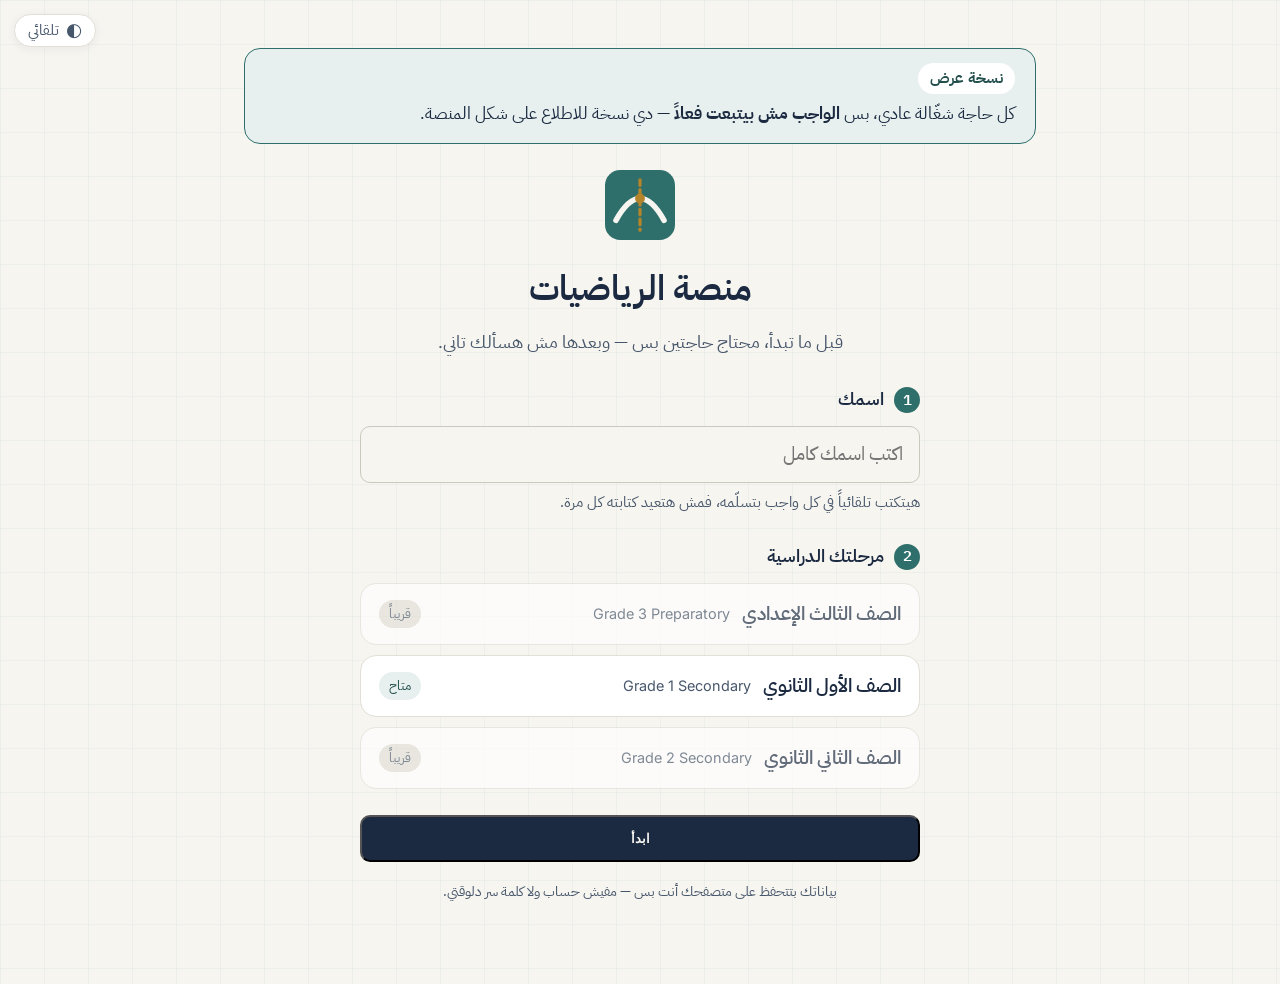
<file: index.html>
<!DOCTYPE html>
<html lang="ar" dir="rtl">
<head>
<meta charset="UTF-8" />
<meta name="viewport" content="width=device-width, initial-scale=1.0" />
<title>صفحتي | Dr. Wessam Gouda — Mathematics</title>
<meta name="description" content="منصة الرياضيات — الصف الأول الثانوي. شرح بالفيديو، تمارين تفاعلية، وواجب مصحّح آلياً." />
<meta name="robots" content="noindex, nofollow" />

<!--
  ==========================================================================
  THE STUDENT'S PAGE
  This file holds no content. assets/home.js draws one of two screens into
  #app: the first-visit «اختر مرحلتك», or the personal page with its five
  blocks. What exists in the course is data/course.js, and what the student
  has done is assets/student.js — neither of them is in this file.
  ==========================================================================
-->

<link rel="icon" href="assets/favicon.svg?v=4.5" type="image/svg+xml" />
<link rel="preconnect" href="https://fonts.googleapis.com" />
<link rel="preconnect" href="https://fonts.gstatic.com" crossorigin />
<link href="https://fonts.googleapis.com/css2?family=Source+Serif+4:opsz,wght@8..60,400;8..60,600;8..60,700&family=Inter:wght@400;500;600;700&family=IBM+Plex+Mono:wght@500;600&family=IBM+Plex+Sans+Arabic:wght@400;500;600&display=swap" rel="stylesheet" />
<!-- Apply the saved colour mode BEFORE the first paint. If this waited for a
     script at the end of the body, the page would flash the wrong colours for
     an instant on every load, which reads as a bug. Four lines, no dependencies. -->
<script>
  (function () {
    try {
      var t = localStorage.getItem('wg:theme');
      if (t === 'light' || t === 'dark') document.documentElement.setAttribute('data-theme', t);
    } catch (e) {}
  })();
</script>

<link rel="stylesheet" href="assets/theme.css?v=4.5" />
</head>

<body class="home-body">

<div class="wrap home" id="app"></div>

<script src="assets/config.js?v=4.5"></script>
<script src="assets/theme-toggle.js?v=4.5"></script>
<script src="data/course.js?v=4.5"></script>
<script src="assets/student.js?v=4.5"></script>
<script src="assets/access.js?v=4.5"></script>
<script src="assets/home.js?v=4.5"></script>

</body>
</html>
</file>
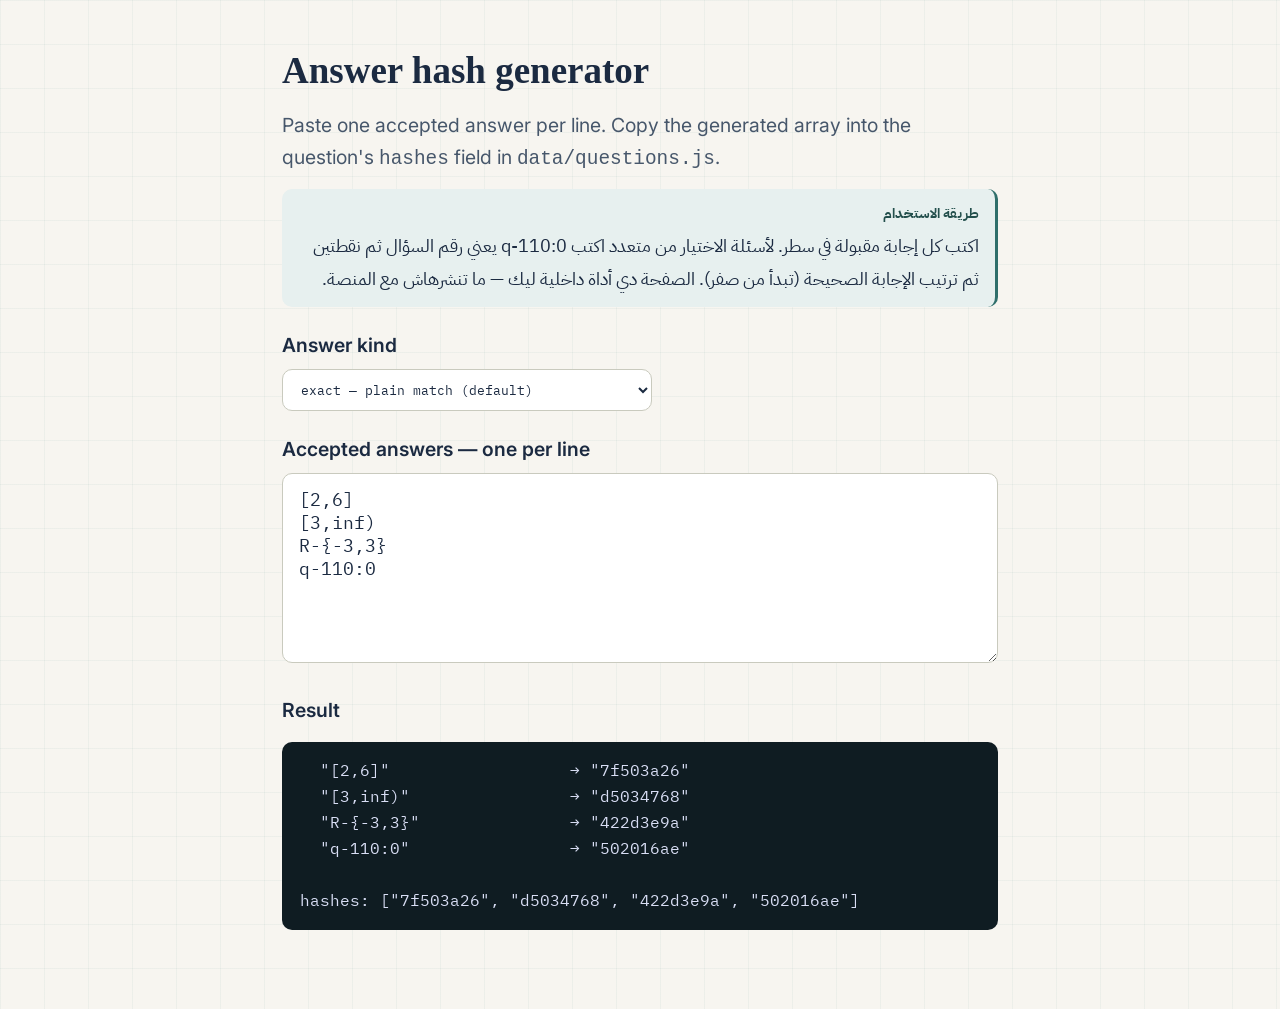
<file: tools/hash.html>
<!DOCTYPE html>
<html lang="en">
<head>
<meta charset="UTF-8" />
<meta name="viewport" content="width=device-width, initial-scale=1.0" />
<title>Answer hash generator</title>
<link href="https://fonts.googleapis.com/css2?family=Inter:wght@400;600;700&family=IBM+Plex+Mono:wght@500&family=IBM+Plex+Sans+Arabic:wght@400;600&display=swap" rel="stylesheet" />
<link rel="stylesheet" href="../assets/theme.css" />
<style>
  .tool { max-width: 760px; margin: 0 auto; padding: 40px 22px 80px; }
  .tool h1 { font-family: var(--f-display); font-size: 2rem; margin-bottom: 8px; }
  .tool textarea {
    width: 100%; min-height: 190px; padding: 14px 16px; font-family: var(--f-mono);
    font-size: .95rem; direction: ltr; border: 1.5px solid var(--line-strong);
    border-radius: var(--radius-s); background: var(--surface); color: var(--ink);
  }
  .tool pre {
    background: #0f1c22; color: #D9DEF5; padding: 16px 18px; border-radius: var(--radius-s);
    overflow-x: auto; font-family: var(--f-mono); font-size: .85rem; direction: ltr; margin-top: 16px;
  }
  .tool label { display:block; font-weight:600; margin: 22px 0 8px; }
</style>
</head>
<body>
<div class="tool">
  <h1>Answer hash generator</h1>
  <p style="color:var(--ink-soft)">Paste one accepted answer per line. Copy the generated array into the
     question's <code>hashes</code> field in <code>data/questions.js</code>.</p>

  <div class="ar-note">
    <span class="ar-label">طريقة الاستخدام</span>
    اكتب كل إجابة مقبولة في سطر. لأسئلة الاختيار من متعدد اكتب <span dir="ltr">q-110:0</span>
    يعني رقم السؤال ثم نقطتين ثم ترتيب الإجابة الصحيحة (تبدأ من صفر).
    الصفحة دي أداة داخلية ليك — ما تنشرهاش مع المنصة.
  </div>

  <label for="kind">Answer kind</label>
  <select id="kind" style="padding:10px 14px;font-family:var(--f-mono);border:1.5px solid var(--line-strong);border-radius:var(--radius-s);background:var(--surface);color:var(--ink)">
    <option value="">exact — plain match (default)</option>
    <option value="set">set — order ignored: R-{3,-3} = R-{-3,3}</option>
    <option value="interval">interval — order kept: [2,6] ≠ [6,2]</option>
  </select>

  <label for="src">Accepted answers — one per line</label>
  <textarea id="src" spellcheck="false">[2,6]
[3,inf)
R-{-3,3}
q-110:0</textarea>

  <label for="out">Result</label>
  <pre id="out"></pre>
</div>

<script src="../assets/engine.js"></script>
<script>
  var src = document.getElementById('src');
  var kindSel = document.getElementById('kind');
  var out = document.getElementById('out');
  function run() {
    var kind = kindSel.value || undefined;
    var lines = src.value.split('\n').map(function (s) { return s.trim(); }).filter(Boolean);
    var rows = lines.map(function (l) {
      return '  ' + JSON.stringify(l).padEnd(24) +
             ' → "' + MathPlatform.hashAnswer(l, kind) + '"';
    });
    var arr = [];
    lines.forEach(function (l) {
      var h = MathPlatform.hashAnswer(l, kind);
      if (arr.indexOf('"' + h + '"') === -1) arr.push('"' + h + '"');
    });
    out.textContent = rows.join('\n') +
      '\n\n' + (kind ? "kind: '" + kind + "',\n" : '') +
      'hashes: [' + arr.join(', ') + ']';
  }
  src.addEventListener('input', run);
  kindSel.addEventListener('change', run);
  run();
</script>
</body>
</html>
</file>
<file: assets/theme.css>
/* ==========================================================================
   Dr. Wessam Gouda — Math Platform
   theme.css  ·  one stylesheet for every lesson and homework page
   Edit this file once; all 60 lessons change together.
   ========================================================================== */

:root {
  /* --- brand palette (unchanged from your prototype) --- */
  --ink:          #1B2A41;
  --ink-soft:     #47576B;
  --paper:        #F7F5F0;
  --surface:      #FFFFFF;
  --line:         #E1DFD6;
  --line-strong:  #C9CABE;
  --teal:         #2F6F6B;
  --teal-dark:    #234F4C;
  --teal-tint:    #E7F0EF;
  --gold:         #B4842A;
  --gold-deep:    #8A6417;
  --gold-tint:    #F6EEDD;
  --rust:         #AA4A32;
  --rust-tint:    #F5E7E2;
  --grid:         rgba(47, 111, 107, 0.05);

  /* Text that sits ON a teal or gold fill. In the light palette those fills
     are dark, so white reads. In the dark palette they become LIGHT, and
     white on light teal measured 2.48:1 — unreadable. This token flips with
     the palette so every accent chip and button stays legible in both. */
  --on-accent:    #FFFFFF;

  --radius-s: 10px;
  --radius-m: 16px;
  --radius-l: 22px;
  --shadow:       0 2px 10px rgba(27, 42, 65, 0.06);
  --shadow-hover: 0 10px 28px rgba(27, 42, 65, 0.10);

  --f-display: 'Source Serif 4', Georgia, serif;
  --f-body:    'Inter', 'Segoe UI', system-ui, sans-serif;
  --f-mono:    'IBM Plex Mono', ui-monospace, monospace;
  --f-ar:      'IBM Plex Sans Arabic', 'Segoe UI', system-ui, sans-serif;
}

@media (prefers-color-scheme: dark) {
  :root:not([data-theme="light"]) {
    --ink:         #E9ECF2;
    --ink-soft:    #A9B4C4;
    --paper:       #101821;
    --surface:     #17212C;
    --line:        #24313E;
    --line-strong: #33434F;
    --teal:        #58B3AB;
    --teal-dark:   #7FCEC6;
    --teal-tint:   #12312F;
    --gold:        #D9A94E;
    --gold-deep:   #E8C177;
    --gold-tint:   #33280F;
    --rust:        #DE8873;
    --rust-tint:   #35201A;
    --grid:        rgba(88, 179, 171, 0.05);
  --on-accent:   #0C1A19;
    --shadow:       0 2px 10px rgba(0, 0, 0, 0.35);
    --shadow-hover: 0 10px 28px rgba(0, 0, 0, 0.45);
  }
}
:root[data-theme="dark"] {
  --ink: #E9ECF2; --ink-soft: #A9B4C4; --paper: #101821; --surface: #17212C;
  --line: #24313E; --line-strong: #33434F;
  --teal: #58B3AB; --teal-dark: #7FCEC6; --teal-tint: #12312F;
  --gold: #D9A94E; --gold-deep: #E8C177; --gold-tint: #33280F;
  --rust: #DE8873; --rust-tint: #35201A; --grid: rgba(88,179,171,0.05);
  --on-accent: #0C1A19;
  --shadow: 0 2px 10px rgba(0,0,0,.35); --shadow-hover: 0 10px 28px rgba(0,0,0,.45);
}

* { margin: 0; padding: 0; box-sizing: border-box; }
html { scroll-behavior: smooth; font-size: 18.5px; }

body {
  font-family: var(--f-body);
  background:
    linear-gradient(90deg,  var(--grid) 1px, transparent 1px) 0 0 / 44px 44px,
    linear-gradient(180deg, var(--grid) 1px, transparent 1px) 0 0 / 44px 44px,
    var(--paper);
  color: var(--ink);
  font-size: 1.05rem;
  line-height: 1.65;
}
.wrap { max-width: 900px; margin: 0 auto; padding: 48px 24px 80px; }

a { color: var(--teal-dark); text-underline-offset: 3px; }
button:focus-visible, input:focus-visible, a:focus-visible, textarea:focus-visible {
  outline: 2px solid var(--teal); outline-offset: 2px;
}

/* ==========================================================================
   ARABIC HELPER LAYER
   Every Arabic string on the platform uses .ar — one consistent visual
   signal to the student: "this is the guidance note, in Arabic".
   ========================================================================== */
.ar {
  direction: rtl;
  unicode-bidi: isolate;
  font-family: var(--f-ar);
  text-align: right;
  line-height: 1.85;
}
.ar-note {
  direction: rtl; unicode-bidi: isolate;
  font-family: var(--f-ar); text-align: right;
  background: var(--teal-tint);
  border-right: 3px solid var(--teal);
  border-radius: var(--radius-s);
  padding: 12px 16px;
  font-size: 0.95rem;
  color: var(--ink);
  line-height: 1.85;
  margin: 14px 0;
}
.ar-note .ar-label {
  display: block;
  font-size: 0.76rem;
  font-weight: 700;
  color: var(--teal-dark);
  margin-bottom: 3px;
  letter-spacing: 0.01em;
}
.ar-note.warn { background: var(--rust-tint); border-right-color: var(--rust); }
.ar-note.warn .ar-label { color: var(--rust); }
.ar-note.tip  { background: var(--gold-tint); border-right-color: var(--gold); }
.ar-note.tip .ar-label { color: var(--gold-deep); }
.ar-inline { direction: rtl; unicode-bidi: isolate; font-family: var(--f-ar); }

/* KaTeX sizing — the real setting (MathJax's options.scale was being ignored) */
.katex { font-size: 1.12em; }
.katex-display { margin: 0.9em 0; overflow-x: auto; overflow-y: hidden; padding: 2px 0; }

/* ==========================================================================
   THE STUDENT'S PAGE  (index.html)  ·  v4.0
   --------------------------------------------------------------------------
   This is the one screen whose first language is Arabic, so it is RTL by
   default and every English title inside it is flipped back with
   `direction: ltr` on its own element. That is the same rule the lesson pages
   follow in the opposite direction.
   The old landing page (a single hard-coded lesson) lived here and is gone —
   index.html has no content of its own any more.
   ========================================================================== */

.wrap.home { max-width: 840px; font-family: var(--f-ar); }

/* ---------- first visit: «اختر مرحلتك» ---------- */

.onb { max-width: 560px; margin: 0 auto; text-align: center; }
.onb-mark { width: 70px; margin: 0 auto 20px; }
.onb-mark svg { width: 100%; height: auto; display: block; }
.onb h1 { font-family: var(--f-ar); font-weight: 600; font-size: 1.9rem; margin-bottom: 10px; }
.onb-lede { color: var(--ink-soft); font-size: .95rem; margin-bottom: 6px; }

.onb-step {
  display: flex; align-items: center; gap: 10px;
  margin: 28px 0 12px; font-weight: 600; font-size: .95rem;
}
.onb-num {
  flex: 0 0 auto; width: 26px; height: 26px; border-radius: 50%;
  background: var(--teal); color: var(--on-accent); font-family: var(--f-mono); font-size: .8rem;
  display: flex; align-items: center; justify-content: center;
}
.onb-field { text-align: right; }
.onb-field input {
  width: 100%; font: inherit; font-family: var(--f-ar);
  padding: 12px 14px; border: 1px solid var(--line-strong); border-radius: var(--radius-s);
  background: var(--surface); color: var(--ink);
}
.onb-field input:focus { outline: 2px solid var(--teal); outline-offset: 1px; border-color: var(--teal); }
.onb-hint { font-size: .8rem; color: var(--ink-soft); margin-top: 7px; }

.onb-years { display: grid; gap: 10px; }
.onb-year {
  display: flex; align-items: center; gap: 12px; text-align: right;
  background: var(--surface); border: 1px solid var(--line); border-radius: var(--radius-m);
  padding: 14px 18px; cursor: pointer; font: inherit; font-family: var(--f-ar); color: var(--ink);
  transition: border-color .18s ease, background .18s ease, box-shadow .18s ease;
}
.onb-year:hover { border-color: var(--teal); }
.onb-year.picked { border-color: var(--teal); background: var(--teal-tint); box-shadow: var(--shadow); }
.onb-year.soon { opacity: .68; }
.oy-label { font-weight: 600; }
.oy-en {
  font-family: var(--f-body); font-size: .78rem; color: var(--ink-soft);
  direction: ltr; margin-inline-start: auto;
}
.oy-chip {
  flex: 0 0 auto; font-size: .71rem; padding: 3px 10px; border-radius: 100px;
  background: var(--line); color: var(--ink-soft);
}
.oy-chip.ready { background: var(--teal-tint); color: var(--teal-dark); }
.onb-go { margin-top: 26px; width: 100%; justify-content: center; }
.onb-foot { margin-top: 18px; font-size: .78rem; color: var(--ink-soft); }

/* ---------- the page header ---------- */

.sp-head {
  display: flex; align-items: center; gap: 15px;
  padding-bottom: 22px; margin-bottom: 24px; border-bottom: 1px solid var(--line);
}
.sp-mark { flex: 0 0 auto; width: 50px; }
.sp-mark svg { width: 100%; height: auto; display: block; }
.sp-who { min-width: 0; }
.sp-head h1 {
  font-family: var(--f-ar); font-weight: 600; font-size: 1.45rem;
  direction: rtl; text-align: right; margin: 0 0 3px;
}
.sp-year { color: var(--ink-soft); font-size: .86rem; }
.linkish {
  background: none; border: 0; padding: 0; font: inherit; font-family: var(--f-ar);
  color: var(--teal); cursor: pointer; text-decoration: underline;
}

/* ---------- the five blocks ---------- */

.sp-card {
  background: var(--surface); border: 1px solid var(--line);
  border-radius: var(--radius-l); padding: 22px 24px; margin-bottom: 18px;
  box-shadow: var(--shadow);
}
.sp-card h2 {
  display: flex; align-items: center; gap: 9px;
  font-family: var(--f-ar); font-size: 1.02rem; font-weight: 600; margin-bottom: 15px;
}
.sp-card h2::before {
  content: ""; flex: 0 0 auto; width: 4px; height: 17px; border-radius: 2px; background: var(--teal);
}
.sp-card.resume { border-color: var(--teal); }
.sp-card.resume h2::before { background: var(--gold); }
.empty { color: var(--ink-soft); font-size: .9rem; }
.empty.ok { color: var(--teal-dark); }
.empty.small { font-size: .8rem; margin-top: 11px; }

/* 1 · كمّل من حيث وقفت */
.rs-eyebrow {
  display: inline-block; font-family: var(--f-mono); font-size: .73rem; direction: ltr;
  color: var(--teal-dark); background: var(--teal-tint); padding: 3px 10px; border-radius: 100px;
}
.rs-main h3 {
  font-family: var(--f-display); font-weight: 600; font-size: 1.3rem;
  direction: ltr; text-align: left; margin: 11px 0 4px;
}
.rs-ar { color: var(--ink-soft); font-size: .89rem; margin-bottom: 15px; }
.rs-bar { height: 7px; background: var(--line); border-radius: 100px; overflow: hidden; }
.rs-bar-fill { height: 100%; background: var(--teal); border-radius: 100px; transition: width .3s ease; }
.rs-pct { display: block; margin-top: 6px; font-size: .77rem; color: var(--ink-soft); }
.sp-card.resume .cta { margin-top: 17px; }

/* 2 · الواجبات المستحقة */
.due-list { list-style: none; display: grid; gap: 10px; }
.due-list li {
  display: flex; align-items: center; justify-content: space-between; gap: 12px;
  padding: 12px 14px; background: var(--paper);
  border: 1px solid var(--line); border-radius: var(--radius-m);
}
.du-body { display: flex; align-items: center; gap: 12px; min-width: 0; }
.du-no {
  flex: 0 0 auto; font-family: var(--f-mono); font-size: .78rem; direction: ltr;
  color: var(--teal-dark); background: var(--teal-tint); padding: 4px 9px; border-radius: 7px;
}
.du-body strong {
  display: block; font-family: var(--f-display); font-size: .99rem;
  direction: ltr; text-align: left;
}
.du-ar { font-size: .81rem; color: var(--ink-soft); }
.mini-cta {
  flex: 0 0 auto; text-decoration: none; font-size: .83rem; font-family: var(--f-ar);
  background: var(--teal); color: var(--on-accent); padding: 7px 15px; border-radius: 100px;
}
.mini-cta:hover { background: var(--teal-dark); color: var(--on-accent); }
.sp-card.due .ar-note { margin-top: 14px; }

/* 3 · خريطة الوحدات */
.unit {
  border: 1px solid var(--line); border-radius: var(--radius-m);
  margin-bottom: 10px; overflow: hidden; background: var(--paper);
}
.unit summary {
  display: flex; align-items: center; gap: 11px; padding: 13px 16px;
  cursor: pointer; list-style: none;
}
.unit summary::-webkit-details-marker { display: none; }
.unit summary:hover { background: var(--teal-tint); }
.un-no { flex: 0 0 auto; font-family: var(--f-mono); font-size: .75rem; color: var(--ink-soft); }
.un-title {
  display: flex; flex-direction: column; min-width: 0;
  font-family: var(--f-display); font-size: 1rem; direction: ltr; text-align: left;
}
.un-ar {
  font-family: var(--f-ar); font-size: .79rem; color: var(--ink-soft);
  direction: rtl; text-align: right;
}
.un-chip {
  margin-inline-start: auto; flex: 0 0 auto; font-size: .7rem;
  padding: 3px 10px; border-radius: 100px; background: var(--line); color: var(--ink-soft);
}
.un-chip.free { background: var(--gold-tint); color: var(--gold-deep); }
.un-count { flex: 0 0 auto; font-family: var(--f-mono); font-size: .73rem; color: var(--ink-soft); }

.unit-lessons { display: grid; }
.ls {
  display: flex; align-items: center; gap: 11px; padding: 11px 16px;
  border-top: 1px solid var(--line); background: var(--surface);
  text-decoration: none; color: var(--ink);
}
a.ls:hover { background: var(--teal-tint); }
.ls.soon, .ls.paid, .ls.locked { opacity: .58; }
.ls-no {
  flex: 0 0 auto; min-width: 36px; font-family: var(--f-mono);
  font-size: .77rem; direction: ltr; color: var(--ink-soft);
}
.ls-body { flex: 1; min-width: 0; display: flex; flex-direction: column; }
.ls-title { font-family: var(--f-display); font-size: .96rem; direction: ltr; text-align: left; }
.ls-ar { font-size: .79rem; color: var(--ink-soft); }
.ls-chip {
  flex: 0 0 auto; font-size: .71rem; padding: 3px 10px; border-radius: 100px;
  background: var(--line); color: var(--ink-soft);
}
.ls-chip.done  { background: var(--teal-tint); color: var(--teal-dark); }
.ls-chip.doing { background: var(--gold-tint); color: var(--gold-deep); font-family: var(--f-mono); }
.ls-chip.open  { background: var(--teal); color: var(--on-accent); }

/* 4 · ملخص الأداء */
.stats { display: grid; grid-template-columns: repeat(auto-fit, minmax(115px, 1fr)); gap: 12px; }
.stat {
  background: var(--paper); border: 1px solid var(--line);
  border-radius: var(--radius-m); padding: 15px 10px; text-align: center;
}
.st-num {
  display: block; font-family: var(--f-display); font-weight: 600; font-size: 1.65rem;
  color: var(--teal-dark); direction: ltr;
}
.st-label { font-size: .77rem; color: var(--ink-soft); }
/* the teacher's own number — dashed, gold, and never rendered for a student */
.stat.dev { border-style: dashed; border-color: var(--gold); }
.stat.dev .st-num { color: var(--gold-deep); }

/* 5 · آخر النشاط */
.act-list { list-style: none; display: grid; }
.act-list li {
  display: flex; align-items: center; gap: 11px; padding: 9px 2px;
  border-bottom: 1px dashed var(--line);
}
.act-list li:last-child { border-bottom: 0; }
.ac-dot {
  flex: 0 0 auto; width: 24px; height: 24px; border-radius: 50%;
  display: flex; align-items: center; justify-content: center; font-size: .71rem;
  background: var(--line); color: var(--ink-soft);
}
.ac-dot.hw   { background: var(--teal); color: var(--on-accent); }
.ac-dot.quiz { background: var(--gold); color: var(--on-accent); }
.ac-dot.open { background: var(--teal-tint); color: var(--teal-dark); }
.ac-text { flex: 1; min-width: 0; font-size: .87rem; }
.ac-text strong { font-family: var(--f-display); direction: ltr; }
.ac-extra { font-family: var(--f-mono); font-size: .75rem; color: var(--ink-soft); direction: ltr; }
.ac-when { flex: 0 0 auto; font-size: .75rem; color: var(--ink-soft); }

/* ---------- «صفحتي» on the lesson and homework pages ---------- */

.home-link {
  position: fixed; top: 14px; inset-inline-start: 14px; z-index: 40;
  font-family: var(--f-ar); font-size: .81rem; text-decoration: none;
  background: var(--surface); border: 1px solid var(--line); color: var(--ink-soft);
  padding: 6px 13px; border-radius: 100px; box-shadow: var(--shadow);
}
.home-link:hover { border-color: var(--teal); color: var(--teal-dark); }

@media (max-width: 560px) {
  .sp-card { padding: 18px 16px; }
  .sp-head h1 { font-size: 1.25rem; }
  .due-list li { flex-direction: column; align-items: stretch; }
  .mini-cta { text-align: center; }
  .un-count { display: none; }
  .ls-chip { font-size: .68rem; }
  .home-link { top: 8px; inset-inline-start: 8px; }
}

/* ---------- demo-mode banner ---------- */
.demo-banner {
  direction: rtl; font-family: var(--f-ar); text-align: right;
  background: var(--teal-tint); border: 1px solid var(--teal);
  border-radius: var(--radius-m); padding: 14px 20px; margin-bottom: 26px;
  font-size: .92rem; line-height: 1.8;
}
.demo-banner .db-title {
  display: inline-block; font-weight: 700; color: var(--teal-dark);
  background: var(--surface); border-radius: 100px;
  padding: 2px 12px; margin-bottom: 5px; font-size: .8rem;
}
.demo-banner p { margin: 0; color: var(--ink); }

/* ---------- storage-blocked warning ---------- */
.storage-warn {
  direction: rtl; font-family: var(--f-ar); text-align: right;
  background: var(--gold-tint); border: 1px solid var(--gold);
  border-radius: var(--radius-m); padding: 16px 20px; margin-bottom: 28px;
  line-height: 1.85; font-size: .93rem; color: var(--ink);
}
.storage-warn .sw-title {
  display: block; font-weight: 700; color: var(--gold-deep); margin-bottom: 4px;
}
.storage-warn p { margin: 4px 0 0; }
.storage-warn .sw-fix { color: var(--ink-soft); font-size: .89rem; }
.storage-warn code {
  direction: ltr; unicode-bidi: isolate; display: inline-block;
  font-family: var(--f-mono); font-size: .84em;
  background: var(--surface); border: 1px solid var(--line);
  border-radius: 4px; padding: 1px 6px;
}

/* ---------- progress bar ---------- */
.progress-track {
  position: fixed; inset: 0 0 auto 0; height: 4px;
  background: rgba(27,42,65,0.08); z-index: 999;
}
.progress-fill { height: 100%; width: 0; background: var(--teal); transition: width .35s ease; }

/* ---------- masthead ---------- */
.masthead {
  display: grid; grid-template-columns: 1.1fr 0.9fr; gap: 32px; align-items: center;
  padding-bottom: 36px; border-bottom: 1px solid var(--line-strong); margin-bottom: 40px;
}
.masthead .eyebrow {
  font-family: var(--f-mono); font-size: .85rem; color: var(--teal-dark);
  background: var(--teal-tint); display: inline-block; padding: 5px 12px;
  border-radius: 100px; margin-bottom: 16px;
}
.masthead h1 {
  font-family: var(--f-display); font-weight: 600; font-size: 2.9rem;
  line-height: 1.12; margin-bottom: 10px; text-wrap: balance;
}
.masthead .lede { color: var(--ink-soft); font-size: 1.12rem; max-width: 46ch; margin-bottom: 6px; }
.masthead .author { font-size: .98rem; color: var(--ink-soft); margin-top: 12px; }
.masthead .author strong { color: var(--teal-dark); font-weight: 600; }
.masthead-art svg { width: 100%; height: auto; display: block; }
@media (max-width: 720px) {
  .masthead { grid-template-columns: 1fr; }
  .masthead-art { order: -1; max-width: 250px; margin: 0 auto; }
  .masthead h1 { font-size: 2.2rem; }
}

/* ---------- lesson goal ---------- */
.goal-box {
  background: var(--surface); border: 1px solid var(--line);
  border-left: 3px solid var(--gold); border-radius: var(--radius-s);
  padding: 18px 22px; margin-bottom: 40px;
}
.goal-box .goal-label {
  font-family: var(--f-mono); font-size: .74rem; text-transform: uppercase;
  letter-spacing: .12em; color: var(--gold-deep); display: block; margin-bottom: 6px;
}
.goal-box p { font-size: 1.05rem; }

/* ---------- video ---------- */
.video-intro { display: flex; align-items: center; gap: 12px; margin-bottom: 12px; }
.video-intro .dot { width: 8px; height: 8px; border-radius: 50%; background: var(--rust); flex: 0 0 auto; }
.video-intro p { font-weight: 600; }

.seg-tabs { display: flex; flex-wrap: wrap; gap: 8px; margin-bottom: 12px; }
.seg-tab {
  font-family: var(--f-body); font-size: .88rem; font-weight: 500;
  background: var(--surface); color: var(--ink-soft);
  border: 1px solid var(--line); border-radius: 100px;
  padding: 7px 16px; cursor: pointer; transition: .18s;
  display: inline-flex; align-items: center; gap: 8px;
}
.seg-tab:hover { border-color: var(--teal); color: var(--teal-dark); }
.seg-tab[aria-selected="true"] { background: var(--teal); color: var(--on-accent); border-color: var(--teal); }
.seg-tab .seg-n { font-family: var(--f-mono); font-size: .78rem; opacity: .8; }
.seg-tab .seg-done { color: var(--gold); font-weight: 700; }
.seg-tab[aria-selected="true"] .seg-done { color: var(--on-accent); }

.video-frame {
  border-radius: var(--radius-m); overflow: hidden; border: 1px solid var(--line-strong);
  box-shadow: var(--shadow); background: #0f1c22; margin-bottom: 14px;
}
.video-frame video { width: 100%; display: block; background: #0f1c22; }
.seg-caption { font-size: .92rem; color: var(--ink-soft); margin-bottom: 44px; }

/* ---------- section heads ---------- */
.section-head { display: flex; align-items: baseline; gap: 14px; margin-bottom: 26px; }
.section-head .num { font-family: var(--f-display); font-size: 1.1rem; color: var(--line-strong); font-weight: 600; }
.section-head h2 { font-family: var(--f-display); font-size: 2.05rem; font-weight: 600; text-wrap: balance; }
@media (max-width: 620px) { .section-head h2 { font-size: 1.65rem; } }

/* ---------- theory ---------- */
.theory-block { margin-bottom: 56px; }
.lesson-sub { margin-bottom: 42px; }
.lesson-sub .sub-kicker {
  font-family: var(--f-mono); font-size: .76rem; color: var(--teal-dark);
  display: block; margin-bottom: 4px;
}
.lesson-sub h3.sub-title { font-family: var(--f-display); font-size: 1.32rem; font-weight: 600; margin-bottom: 6px; }
.lesson-sub p.sub-lede { color: var(--ink-soft); max-width: 68ch; margin-bottom: 16px; }

.figure-row { display: grid; grid-template-columns: repeat(auto-fit, minmax(230px, 1fr)); gap: 18px; margin: 18px 0; }
.fig-card { background: var(--surface); border: 1px solid var(--line); border-radius: var(--radius-s); padding: 16px 16px 14px; }
.fig-card svg { width: 100%; height: auto; display: block; }
.fig-caption { display: flex; align-items: center; justify-content: space-between; gap: 8px; margin-top: 10px; }
.fig-caption .fig-label { font-size: .88rem; color: var(--ink-soft); }
.verdict { font-family: var(--f-mono); font-size: .74rem; font-weight: 600; padding: 3px 10px; border-radius: 100px; white-space: nowrap; }
.verdict.yes { background: var(--teal-tint); color: var(--teal-dark); }
.verdict.no  { background: var(--rust-tint); color: var(--rust); }

.worked {
  background: var(--surface); border: 1px solid var(--line); border-left: 3px solid var(--gold);
  border-radius: var(--radius-s); padding: 22px 24px; margin-top: 18px;
}
.worked .worked-label, .worked .worked-solution-label {
  font-family: var(--f-mono); font-size: .76rem; display: inline-block;
  padding: 3px 11px; border-radius: 100px; margin-bottom: 12px;
}
.worked .worked-label { color: var(--gold-deep); background: var(--gold-tint); }
.worked .worked-solution-label { color: var(--teal-dark); background: var(--teal-tint); margin: 16px 0 10px; }
.worked-grid { display: grid; grid-template-columns: 1.1fr 1fr; gap: 24px; align-items: center; }
.worked-grid.reverse { grid-template-columns: 1fr 1.1fr; }
@media (max-width: 680px) { .worked-grid, .worked-grid.reverse { grid-template-columns: 1fr; } }
.worked figure { margin: 0; }
.worked figcaption { text-align: center; font-size: .86rem; color: var(--ink-soft); margin-top: 8px; }
.worked p + p { margin-top: 8px; }

.result-box {
  margin-top: 14px; background: var(--paper); border: 1px solid var(--line);
  border-radius: var(--radius-s); padding: 14px 18px; font-size: .98rem;
}
.result-box strong { color: var(--teal-dark); }

/* ---------- common mistakes ---------- */
.mistakes {
  background: var(--rust-tint); border: 1px solid var(--rust);
  border-radius: var(--radius-s); padding: 20px 24px; margin: 26px 0 0;
}
.mistakes h4 {
  font-family: var(--f-display); font-size: 1.1rem; color: var(--rust);
  margin-bottom: 4px; display: flex; align-items: center; gap: 10px;
}
.mistakes ol { margin: 12px 20px 0; display: grid; gap: 10px; }
.mistakes li { font-size: .98rem; }
.mistakes .ar-inline { display: block; margin-top: 3px; color: var(--ink-soft); font-size: .92rem; }

/* ---------- quick reference ---------- */
.recap-heading {
  font-family: var(--f-mono); font-size: .86rem; color: var(--ink-soft);
  margin: 44px 0 16px; padding-top: 24px; border-top: 1px dashed var(--line-strong);
}
.theory-grid { display: grid; grid-template-columns: repeat(auto-fit, minmax(240px, 1fr)); gap: 18px; }
.theory-box {
  background: var(--surface); border: 1px solid var(--line); border-left: 3px solid var(--teal);
  border-radius: var(--radius-s); padding: 20px 22px;
}
.theory-box h3 { font-size: 1.02rem; font-weight: 700; color: var(--teal-dark); margin-bottom: 10px; }
.theory-box p, .theory-box li { font-size: .96rem; color: var(--ink-soft); }
.theory-box ul { list-style: none; }
.theory-box li { position: relative; padding-left: 16px; margin-bottom: 8px; }
.theory-box li::before { content: "–"; position: absolute; left: 0; color: var(--gold); font-weight: 700; }
.theory-box .tag {
  display: inline-block; font-family: var(--f-mono); font-size: .76rem;
  background: var(--gold-tint); color: var(--gold-deep);
  padding: 3px 10px; border-radius: 100px; margin: 0 6px 4px 0;
}

/* ---------- exercises ---------- */
.examples-block { margin-bottom: 56px; }
.ex-card {
  background: var(--surface); border: 1px solid var(--line); border-radius: var(--radius-m);
  padding: 24px 26px; margin-bottom: 20px; display: flex; gap: 20px;
  transition: box-shadow .25s ease, border-color .25s ease;
}
.ex-card:hover { box-shadow: var(--shadow-hover); border-color: var(--teal); }
.ex-card.solved { border-color: var(--teal); }
.ex-num {
  flex: 0 0 auto; width: 38px; height: 38px; border-radius: 50%;
  background: var(--teal); color: var(--on-accent); font-family: var(--f-display); font-weight: 600;
  display: flex; align-items: center; justify-content: center;
}
.ex-body { flex: 1; min-width: 0; }
.ex-title { font-weight: 600; font-size: .85rem; color: var(--ink-soft); margin-bottom: 6px; }
.ex-question { font-size: 1.06rem; margin-bottom: 14px; }
.ex-question ol { margin: 12px 0 8px 20px; }
.ex-question ol li { margin-bottom: 6px; }
.type-chip {
  font-family: var(--f-mono); font-size: .68rem; letter-spacing: .08em; text-transform: uppercase;
  background: var(--paper); border: 1px solid var(--line); color: var(--ink-soft);
  padding: 2px 8px; border-radius: 100px; margin-left: 8px; white-space: nowrap;
}

.options-row { display: flex; flex-wrap: wrap; gap: 10px; margin-bottom: 14px; }
.options-row label {
  display: flex; align-items: center; gap: 8px; font-weight: 500; font-size: .96rem;
  color: var(--ink-soft); background: var(--paper); border: 1px solid var(--line);
  border-radius: 100px; padding: 7px 16px 7px 12px; cursor: pointer; transition: .15s;
}
.options-row label:has(input:checked) { border-color: var(--teal); background: var(--teal-tint); color: var(--teal-dark); }
.options-row input[type="radio"] { accent-color: var(--teal); width: 16px; height: 16px; }

.answer-row { display: flex; flex-wrap: wrap; align-items: center; gap: 10px; margin-bottom: 14px; }
.answer-input {
  font-family: var(--f-mono); font-size: 1rem; direction: ltr;
  background: var(--paper); color: var(--ink);
  border: 1.5px solid var(--line-strong); border-radius: var(--radius-s);
  padding: 10px 14px; min-width: 190px; flex: 1 1 190px; max-width: 320px;
}
.answer-input:focus { background: var(--surface); border-color: var(--teal); }
.answer-input.ok  { border-color: var(--teal); background: var(--teal-tint); }
.answer-input.bad { border-color: var(--rust); background: var(--rust-tint); }
.input-hint { font-family: var(--f-mono); font-size: .78rem; color: var(--ink-soft); }

.steps-list { display: grid; gap: 14px; margin-bottom: 14px; }
.step-item {
  background: var(--paper); border: 1px solid var(--line);
  border-radius: var(--radius-s); padding: 14px 16px;
}
.step-item .step-q { font-size: .98rem; margin-bottom: 10px; display: flex; gap: 10px; }
.step-item .step-n {
  font-family: var(--f-mono); font-size: .8rem; color: var(--teal-dark);
  background: var(--teal-tint); border-radius: 100px; padding: 1px 9px; height: fit-content; flex: 0 0 auto;
}
.step-item.locked { opacity: .45; pointer-events: none; }
.step-item.done { border-color: var(--teal); background: var(--teal-tint); }

.ex-actions { display: flex; align-items: center; gap: 12px; flex-wrap: wrap; }
.btn {
  font-family: inherit; font-weight: 600; font-size: .92rem; border: none;
  border-radius: var(--radius-s); padding: 10px 20px; cursor: pointer; transition: .2s;
  display: inline-flex; align-items: center; gap: 8px;
}
.btn-check { background: var(--teal); color: var(--on-accent); }
.btn-check:hover { background: var(--teal-dark); }
.btn-video { background: var(--surface); color: var(--gold-deep); border: 1px solid var(--gold); }
.btn-video:hover { background: var(--gold-tint); }
.btn-video.highlight { animation: nudge .4s ease 2; }
.btn-ghost { background: transparent; color: var(--ink-soft); border: 1px solid var(--line); }
.btn-ghost:hover { border-color: var(--teal); color: var(--teal-dark); }
@keyframes nudge { 0%,100% { transform: translateX(0); } 50% { transform: translateX(3px); } }
@media (prefers-reduced-motion: reduce) { .btn-video.highlight { animation: none; } * { transition: none !important; } }

.feedback { font-size: .9rem; font-weight: 600; padding: 6px 14px; border-radius: 100px; }
.feedback.correct { background: var(--teal-tint); color: var(--teal-dark); }
.feedback.wrong   { background: var(--rust-tint); color: var(--rust); }

.explain {
  margin-top: 14px; border-top: 1px dashed var(--line-strong); padding-top: 12px;
  font-size: .96rem; color: var(--ink-soft);
}
.explain .explain-label {
  font-family: var(--f-mono); font-size: .72rem; text-transform: uppercase; letter-spacing: .1em;
  color: var(--teal-dark); display: block; margin-bottom: 5px;
}

/* ---------- quiz ---------- */
.quiz-block { margin-bottom: 40px; }
.quiz-panel { background: var(--surface); border: 1px solid var(--line); border-radius: var(--radius-l); padding: 32px; }
@media (max-width: 620px) { .quiz-panel { padding: 22px 18px; } }
.quiz-top {
  display: flex; justify-content: space-between; align-items: center; flex-wrap: wrap; gap: 16px;
  padding-bottom: 18px; margin-bottom: 22px; border-bottom: 1px solid var(--line);
}
.quiz-top h3 { font-family: var(--f-display); font-size: 1.4rem; font-weight: 600; }
.score-chip {
  display: flex; align-items: baseline; gap: 10px; background: var(--paper);
  border: 1px solid var(--line); padding: 10px 20px; border-radius: var(--radius-s);
}
.score-chip .score-num {
  font-family: var(--f-display); font-size: 1.5rem; font-weight: 700; color: var(--teal-dark);
  font-variant-numeric: tabular-nums;
}
.score-chip .score-msg { font-size: .88rem; color: var(--ink-soft); }

.qz { padding: 18px 0; border-bottom: 1px dashed var(--line); }
.qz:last-of-type { border-bottom: none; }
.qz-row { display: flex; justify-content: space-between; align-items: flex-start; gap: 16px; margin-bottom: 12px; }
@media (max-width: 620px) { .qz-row { flex-direction: column; } }
.qz-text { font-size: 1.02rem; display: flex; gap: 10px; }
.qz-status { font-weight: 700; width: 20px; flex: 0 0 auto; }
.qz-status.correct { color: var(--teal); }
.qz-status.wrong { color: var(--rust); }
.qz-video-btn { font-size: .82rem; padding: 6px 14px; white-space: nowrap; }
.qz-options { display: flex; flex-wrap: wrap; gap: 10px; margin-left: 30px; }
.qz-options label {
  display: flex; align-items: center; gap: 7px; font-size: .94rem; color: var(--ink-soft);
  background: var(--paper); border: 1px solid var(--line); border-radius: 100px;
  padding: 6px 14px 6px 10px; cursor: pointer;
}
.qz-options label:has(input:checked) { border-color: var(--gold); background: var(--gold-tint); color: var(--gold-deep); }
.qz-options input { accent-color: var(--gold); }

.submit-quiz, .submit-btn {
  width: 100%; background: var(--teal); color: var(--on-accent); font-family: inherit;
  font-weight: 700; font-size: 1.05rem; border: none; border-radius: var(--radius-s);
  padding: 16px; cursor: pointer; margin-top: 22px; transition: .2s;
}
.submit-quiz:hover, .submit-btn:hover { background: var(--teal-dark); }
.submit-btn:disabled { opacity: .55; cursor: not-allowed; }
.quiz-feedback { text-align: center; margin-top: 14px; font-weight: 600; color: var(--ink-soft); }
.score-final {
  margin-top: 18px; text-align: center; padding: 20px;
  border-radius: var(--radius-m); background: var(--teal-tint); border: 1px solid var(--teal);
}
.score-final .score-num { font-family: var(--f-display); font-size: 2rem; font-weight: 700; color: var(--teal-dark); }
.score-final .score-msg { display: block; margin-top: 6px; font-weight: 500; }
[hidden] { display: none !important; }

/* ---------- next step ---------- */
.next-step {
  margin-top: 30px; background: var(--surface); border: 1px solid var(--line);
  border-radius: var(--radius-m); padding: 24px 26px;
  display: flex; flex-wrap: wrap; align-items: center; justify-content: space-between; gap: 18px;
}
.unit-progress { flex: 1 1 240px; min-width: 0; }
.unit-progress .up-label {
  font-family: var(--f-mono); font-size: .76rem; color: var(--ink-soft);
  display: flex; justify-content: space-between; gap: 12px; margin-bottom: 7px;
}
.unit-progress .up-track { height: 8px; background: var(--line); border-radius: 100px; overflow: hidden; }
.unit-progress .up-fill { height: 100%; background: var(--teal); width: 0; transition: width .4s ease; }
.next-actions { display: flex; flex-wrap: wrap; align-items: center; gap: 12px; flex: 1 1 300px; }
.cta {
  display: inline-flex; align-items: center; gap: 10px; background: var(--ink); color: var(--paper);
  text-decoration: none; font-weight: 600; padding: 14px 30px; border-radius: var(--radius-s); transition: .2s;
}
.cta:hover { background: var(--teal-dark); color: var(--on-accent); }
.cta.secondary { background: transparent; color: var(--ink-soft); border: 1px solid var(--line-strong); }
.cta.secondary:hover { background: var(--teal-tint); color: var(--teal-dark); border-color: var(--teal); }

/* Locked, not hidden: a hidden link reads as a broken page,
   a locked one reads as a rule the student understands. */
.cta.locked {
  background: transparent; color: var(--ink-soft); border: 1px dashed var(--line-strong);
  cursor: not-allowed; opacity: .7;
}
.cta.locked:hover { background: transparent; color: var(--ink-soft); border-color: var(--line-strong); }
.cta.locked::before { content: "🔒"; font-size: .95em; }

.gate-note {
  flex: 1 1 100%; font-family: var(--f-ar); direction: rtl; text-align: right;
  font-size: .92rem; color: var(--rust); background: var(--rust-tint);
  border-right: 3px solid var(--rust); border-radius: var(--radius-s);
  padding: 10px 14px; line-height: 1.8;
}
.gate-note.open { color: var(--teal-dark); background: var(--teal-tint); border-right-color: var(--teal); }

footer {
  text-align: center; margin-top: 52px; padding: 24px; font-size: .9rem;
  color: var(--ink-soft); border-top: 1px solid var(--line);
}
footer strong { color: var(--teal-dark); }
.build-stamp {
  display: block; margin-top: 8px; direction: ltr;
  font-family: var(--f-mono); font-size: .72rem; letter-spacing: .04em;
  color: var(--ink-soft); opacity: .6;
}

/* ---------- modal ---------- */
.modal {
  display: none; position: fixed; inset: 0; background: rgba(15,24,33,.75);
  z-index: 2000; align-items: center; justify-content: center; padding: 20px;
}
.modal.open { display: flex; }
.modal-box {
  background: #0f1c22; border-radius: var(--radius-m); width: 100%; max-width: 920px;
  overflow: hidden; position: relative; border: 1px solid rgba(255,255,255,.1);
}
.modal-video-wrap { position: relative; padding-bottom: 56.25%; height: 0; }
.modal-video-wrap video { position: absolute; inset: 0; width: 100%; height: 100%; }
.modal-close {
  position: absolute; top: 10px; right: 10px; width: 36px; height: 36px;
  background: rgba(255,255,255,.14); color: #fff; border: none; border-radius: 50%;
  display: flex; align-items: center; justify-content: center; cursor: pointer; font-size: 20px; z-index: 5;
}
.modal-close:hover { background: rgba(255,255,255,.26); }

/* ==========================================================================
   HOMEWORK PAGE
   ========================================================================== */
.hw-panel { background: var(--surface); border: 1px solid var(--line); border-radius: var(--radius-l); padding: 34px 36px; box-shadow: var(--shadow); }
@media (max-width: 640px) { .hw-panel { padding: 22px 16px; } }
.student-row { display: grid; grid-template-columns: 1.3fr 1fr; gap: 20px; margin-bottom: 8px; }
@media (max-width: 640px) { .student-row { grid-template-columns: 1fr; } }
.field { margin-bottom: 6px; }
.field label { display: block; font-weight: 600; font-size: .94rem; margin-bottom: 6px; }
.field label .optional { color: var(--ink-soft); font-weight: 400; font-size: .85rem; }
.field label .req { color: var(--rust); }
.field input {
  width: 100%; padding: 12px 16px; font-size: 1rem; font-family: inherit;
  border: 1.5px solid var(--line-strong); border-radius: var(--radius-s);
  background: var(--paper); color: var(--ink); transition: .2s;
}
.field input:focus { background: var(--surface); border-color: var(--teal); }

.section-divider { display: flex; align-items: center; gap: 14px; margin: 34px 0 24px; }
.section-divider span {
  font-family: var(--f-display); font-weight: 600; font-size: 1.15rem; color: var(--teal-dark);
  background: var(--teal-tint); padding: 3px 16px; border-radius: 100px; white-space: nowrap;
}
.section-divider hr { flex: 1; border: none; border-top: 1.5px solid var(--line); }

.hw-q {
  background: var(--paper); border-radius: var(--radius-m); padding: 20px 24px;
  margin-bottom: 20px; border-left: 4px solid var(--gold);
}
.hw-q .q-text { font-weight: 600; font-size: 1.03rem; margin-bottom: 12px; display: flex; gap: 12px; align-items: baseline; flex-wrap: wrap; }
.qnum-badge {
  display: inline-flex; align-items: center; justify-content: center; width: 26px; height: 26px;
  border-radius: 50%; background: var(--teal); color: var(--on-accent); font-family: var(--f-display);
  font-weight: 700; font-size: .85rem; flex: 0 0 auto;
}
.hw-q .figure-svg {
  margin: 10px 0 14px; background: var(--surface); border-radius: var(--radius-s);
  border: 1px solid var(--line); padding: 12px; display: inline-block; max-width: 100%;
}
.hw-q .figure-svg svg { display: block; width: 100%; max-width: 300px; height: auto; }
.hw-q .options-row label { background: var(--surface); }
.hw-q textarea {
  width: 100%; padding: 14px 16px; font-size: 1rem; font-family: inherit;
  border: 1.5px solid var(--line-strong); border-radius: var(--radius-s);
  background: var(--surface); color: var(--ink); resize: vertical; min-height: 90px;
}
.hw-q textarea:focus { border-color: var(--teal); }
.manual-chip {
  font-family: var(--f-mono); font-size: .68rem; letter-spacing: .08em; text-transform: uppercase;
  background: var(--rust-tint); color: var(--rust); padding: 2px 8px; border-radius: 100px;
}

/* --- inline field errors, in Arabic, next to the field itself ------------ */
.field-err {
  direction: rtl; font-family: var(--f-ar); text-align: right;
  font-size: .88rem; color: var(--rust); margin-top: 8px; line-height: 1.7;
}
.field-err::before { content: "◂ "; }
.hw-q.invalid, .step-item.invalid { border-color: var(--rust); box-shadow: inset 3px 0 0 var(--rust); }
.hw-q.invalid { border-left-color: var(--rust); }
.field.invalid input { border-color: var(--rust); background: var(--rust-tint); }
.step-item.invalid { background: var(--rust-tint); }

@keyframes flashbox { 0%,100% { box-shadow: none; } 40% { box-shadow: 0 0 0 4px var(--gold-tint); } }
.flash { animation: flashbox 1.4s ease; }
@keyframes shakeb { 0%,100% { transform: translateX(0); } 25% { transform: translateX(-5px); } 75% { transform: translateX(5px); } }
.shake { animation: shakeb .4s ease; }

/* --- live completion panel ----------------------------------------------- */
.completion {
  margin-top: 30px; border: 1px solid var(--line-strong);
  border-radius: var(--radius-m); background: var(--paper); padding: 18px 20px;
}
.completion.ready { border-color: var(--teal); background: var(--teal-tint); }
.comp-head { display: flex; align-items: center; gap: 16px; flex-wrap: wrap; }
.comp-count {
  direction: rtl; font-family: var(--f-ar); font-size: .95rem; color: var(--ink);
  white-space: nowrap;
}
.comp-count b { font-family: var(--f-mono); font-size: 1.08rem; color: var(--teal-dark); }
.comp-track { flex: 1 1 160px; height: 8px; background: var(--line); border-radius: 100px; overflow: hidden; }
.comp-fill { height: 100%; width: 0; background: var(--gold); transition: width .3s ease; }
.completion.ready .comp-fill { background: var(--teal); }

.comp-body { margin-top: 12px; }
.comp-hint, .comp-ok, .comp-title {
  direction: rtl; font-family: var(--f-ar); text-align: right; font-size: .9rem;
}
.comp-hint { color: var(--ink-soft); }
.comp-ok { color: var(--teal-dark); font-weight: 600; }
.comp-title { color: var(--rust); font-weight: 600; margin-bottom: 8px; }
.comp-missing { list-style: none; display: grid; gap: 7px; margin: 0; padding: 0; }
.comp-missing li {
  direction: rtl; display: flex; align-items: baseline; gap: 10px; flex-wrap: wrap;
  font-family: var(--f-ar); font-size: .88rem;
}
.comp-jump {
  font-family: var(--f-ar); font-size: .86rem; font-weight: 600;
  background: var(--surface); color: var(--rust);
  border: 1px solid var(--rust); border-radius: 100px;
  padding: 3px 12px; cursor: pointer; white-space: nowrap; transition: .15s;
}
.comp-jump:hover { background: var(--rust); color: var(--on-accent); }
.comp-why { color: var(--ink-soft); }

.ok-actions { display: flex; flex-wrap: wrap; gap: 12px; margin-top: 16px; }

/* --- author-only test bar: append ?dev=1 to the URL ---------------------- */
.devbar {
  position: fixed; inset-block-end: 14px; inset-inline-start: 14px; z-index: 3000;
  display: flex; align-items: center; gap: 10px;
  background: var(--ink); color: var(--paper); padding: 8px 12px;
  border-radius: 100px; box-shadow: var(--shadow-hover); font-size: .82rem;
}
.devbar span { font-family: var(--f-mono); letter-spacing: .1em; opacity: .7; }
.devbar button {
  font-family: var(--f-ar); font-size: .82rem; cursor: pointer;
  background: var(--gold); color: #1B2A41; border: none;
  border-radius: 100px; padding: 5px 14px; font-weight: 600;
}

.status-msg { margin-top: 22px; padding: 20px 24px; border-radius: var(--radius-m); border: 1px solid var(--teal); background: var(--teal-tint); }
.status-msg h3 { font-size: 1.12rem; color: var(--teal-dark); margin-bottom: 4px; }
.status-msg p { color: var(--ink-soft); font-size: .94rem; }
.status-msg.error { border-color: var(--rust); background: var(--rust-tint); }
.status-msg.error h3 { color: var(--rust); }
.back-link { display: inline-block; margin-top: 10px; font-weight: 600; }

/* ==========================================================================
   ACCESS  ·  v4.1
   The registration door, the price panel, the switched-off features, and the
   author's DEV panel. RTL like the student's page; English kept LTR per element.
   ========================================================================== */

/* ---------- the announcement (shown before he starts, never after) ---------- */
.ar-note.announce { margin: 0 0 18px; }

/* ---------- the declared price, above the units map ---------- */
.price-anchor {
  margin: -4px 0 16px; padding: 11px 14px;
  background: var(--gold-tint); border-radius: var(--radius-s);
  color: var(--ink); font-size: .88rem; line-height: 1.7;
}
.price-anchor strong { color: var(--gold-deep); }

/* ---------- a door takes over the page ---------- */
.panel-page { max-width: 560px; margin: 0 auto; }
.panel-page .back {
  display: inline-block; margin-bottom: 18px; font-size: .86rem; font-family: var(--f-ar);
}

/* ---------- registration ---------- */
.reg-panel, .pay-panel {
  background: var(--surface); border: 1px solid var(--line);
  border-radius: var(--radius-l); padding: 26px 24px; box-shadow: var(--shadow);
}
.reg-badge, .pay-badge {
  display: inline-block; font-size: .74rem; padding: 4px 12px; border-radius: 100px;
  background: var(--teal-tint); color: var(--teal-dark); margin-bottom: 12px;
}
.pay-badge { background: var(--gold-tint); color: var(--gold-deep); }
.reg-panel h2, .pay-panel h2 {
  font-family: var(--f-ar); font-weight: 600; font-size: 1.4rem; margin-bottom: 10px;
}
.reg-lede, .pay-lede { color: var(--ink-soft); font-size: .92rem; margin-bottom: 20px; }
.reg-panel .field { margin-bottom: 16px; text-align: right; }
.reg-panel label { display: block; font-size: .86rem; font-weight: 600; margin-bottom: 6px; }
.reg-panel input {
  width: 100%; font: inherit; font-family: var(--f-ar); padding: 12px 14px;
  border: 1px solid var(--line-strong); border-radius: var(--radius-s);
  background: var(--paper); color: var(--ink);
}
.reg-panel input:focus, .pay-code input:focus {
  outline: 2px solid var(--teal); outline-offset: 1px; border-color: var(--teal);
}
.reg-panel input#regPhone { direction: ltr; text-align: left; font-family: var(--f-mono); }
.reg-hint { font-size: .78rem; color: var(--ink-soft); margin-top: 6px; }
.reg-go { width: 100%; justify-content: center; margin-top: 6px; }
.reg-foot { font-size: .78rem; color: var(--ink-soft); margin-top: 12px; text-align: center; }

/* ---------- the price panel ---------- */
.pay-price {
  font-family: var(--f-display); font-weight: 600; font-size: 2.6rem;
  color: var(--gold-deep); direction: ltr; text-align: right; margin-bottom: 10px;
}
.pay-price span { font-family: var(--f-ar); font-size: 1rem; color: var(--ink-soft); }
.pay-foot { margin-top: 20px; font-size: .86rem; color: var(--ink-soft); }
.pay-code { display: flex; gap: 8px; margin-top: 8px; }
.pay-code input {
  flex: 1; min-width: 0; font: inherit; font-family: var(--f-mono); direction: ltr;
  padding: 11px 13px; border: 1px solid var(--line-strong);
  border-radius: var(--radius-s); background: var(--paper); color: var(--ink);
}
.pay-code .cta { flex: 0 0 auto; }

/* ---------- a feature that is built, and switched off ---------- */
.off-panel {
  margin-top: 18px; padding: 16px 18px; background: var(--paper);
  border: 1px dashed var(--line-strong); border-radius: var(--radius-m);
}
.off-badge {
  display: inline-block; font-size: .72rem; padding: 3px 10px; border-radius: 100px;
  background: var(--line); color: var(--ink-soft); margin-bottom: 9px;
}
.off-panel h3 { font-family: var(--f-ar); font-size: 1rem; font-weight: 600; margin-bottom: 5px; }
.off-panel p { font-size: .86rem; color: var(--ink-soft); }
.off-panel .off-note { margin-top: 7px; font-size: .79rem; }

/* ---------- the author's panel ---------- */
.devpanel {
  position: fixed; inset-inline-end: 12px; bottom: 12px; z-index: 60;
  font-family: var(--f-ar); direction: rtl;
}
.dp-toggle {
  font-family: var(--f-mono); font-size: .72rem; letter-spacing: .1em;
  background: var(--ink); color: var(--paper); border: 0; cursor: pointer;
  padding: 7px 14px; border-radius: 100px; box-shadow: var(--shadow-hover);
}
.dp-body {
  position: absolute; inset-inline-end: 0; bottom: 40px; width: min(330px, 88vw);
  max-height: 74vh; overflow-y: auto;
  background: var(--surface); border: 1px solid var(--line-strong);
  border-radius: var(--radius-m); box-shadow: var(--shadow-hover); padding: 16px;
}
.dp-body h4 {
  font-size: .84rem; font-weight: 600; margin: 14px 0 7px;
  padding-bottom: 5px; border-bottom: 1px solid var(--line);
}
.dp-body h4:first-child { margin-top: 0; }
.dp-warn { font-size: .74rem; color: var(--ink-soft); line-height: 1.7; margin-bottom: 9px; }
.dp-warn code {
  font-family: var(--f-mono); font-size: .92em; direction: ltr; display: inline-block;
  background: var(--paper); border: 1px solid var(--line); border-radius: 4px; padding: 0 4px;
}
.dp-list { display: grid; gap: 4px; }
.dp-row { display: flex; justify-content: space-between; gap: 10px; font-size: .78rem; }
.dp-row dt { color: var(--ink-soft); flex: 0 0 auto; }
.dp-row dd { text-align: left; direction: ltr; min-width: 0; word-break: break-word; }
.dp-on  { color: var(--teal-dark); }
.dp-off { color: var(--rust); }
.dp-reset {
  width: 100%; margin-top: 14px; font: inherit; font-size: .8rem; font-family: var(--f-ar);
  background: var(--gold); color: var(--on-accent); border: 0; border-radius: var(--radius-s);
  padding: 9px; cursor: pointer;
}
.dp-reset:hover { background: var(--gold-deep); }

/* the unit's price chip is a real button — same look, cursor says it is one */
button.un-chip.pay {
  font: inherit; font-family: var(--f-ar); font-size: .7rem; cursor: pointer;
  border: 1px solid var(--gold); background: transparent; color: var(--gold-deep);
}
button.un-chip.pay:hover { background: var(--gold-tint); }

/* ==========================================================================
   CELEBRATION · PHOTO ANSWERS · THE STUDENT'S NOTE   ·  v4.3
   ========================================================================== */

/* the built-in confetti canvas — above everything, catches no clicks */
.cheer-canvas {
  position: fixed; inset: 0; z-index: 9999;
  pointer-events: none; background: transparent;
}

/* ---------- photographing the working ---------- */
.photo-block { margin-top: 14px; }
.photo-input { position: absolute; width: 1px; height: 1px; opacity: 0; pointer-events: none; }
.photo-btn {
  display: inline-flex; align-items: center; gap: 9px; cursor: pointer;
  font-family: var(--f-ar); font-size: .88rem; color: var(--teal-dark);
  background: var(--teal-tint); border: 1px dashed var(--teal);
  border-radius: var(--radius-m); padding: 11px 18px;
  transition: background .18s ease;
}
.photo-btn:hover { background: var(--surface); }
.photo-icon { font-size: 1.15rem; line-height: 1; }
.photo-hint { margin-top: 6px; font-size: .78rem; color: var(--ink-soft); font-family: var(--f-ar); }
.photo-preview { margin-top: 12px; }
.photo-preview img {
  display: block; max-width: 100%; max-height: 320px; width: auto;
  border: 1px solid var(--line); border-radius: var(--radius-s);
}
.photo-meta {
  display: flex; align-items: center; justify-content: space-between; gap: 10px;
  margin-top: 7px; font-size: .78rem; color: var(--ink-soft); font-family: var(--f-ar);
}
.photo-remove {
  font: inherit; font-family: var(--f-ar); font-size: .78rem; cursor: pointer;
  background: none; border: 0; color: var(--rust); text-decoration: underline; padding: 0;
}
.photo-working { font-family: var(--f-ar); font-size: .82rem; color: var(--ink-soft); }
.photo-working.bad { color: var(--rust); }

/* the switched-off version of the same block, inside a question */
.off-panel.compact { margin-top: 12px; padding: 13px 15px; }
.off-panel.compact h3 { font-size: .92rem; }
.off-panel.compact p { font-size: .82rem; }

/* ---------- the student's note, at the end of the homework ---------- */
.note-box {
  margin: 26px 0 22px; padding: 18px 20px;
  background: var(--paper); border: 1px solid var(--line);
  border-radius: var(--radius-m); direction: rtl; text-align: right;
}
.note-box label {
  display: block; font-family: var(--f-ar); font-weight: 600;
  font-size: .95rem; margin-bottom: 5px;
}
.note-box .optional { font-weight: 400; font-size: .8rem; color: var(--ink-soft); }
.note-hint {
  font-family: var(--f-ar); font-size: .82rem; color: var(--ink-soft);
  line-height: 1.8; margin-bottom: 11px;
}
.note-box textarea {
  width: 100%; font: inherit; font-family: var(--f-ar); font-size: .9rem;
  direction: rtl; text-align: right; resize: vertical; min-height: 84px;
  padding: 11px 13px; border: 1px solid var(--line-strong);
  border-radius: var(--radius-s); background: var(--surface); color: var(--ink);
}
.note-box textarea:focus {
  outline: 2px solid var(--teal); outline-offset: 1px; border-color: var(--teal);
}

/* a video that will not load says why, instead of a poster that does nothing */
.video-missing {
  margin-top: 12px; padding: 14px 16px; direction: rtl; text-align: right;
  background: var(--rust-tint); border-right: 3px solid var(--rust);
  border-radius: var(--radius-s); font-family: var(--f-ar);
}
.video-missing .vm-title {
  display: block; font-weight: 600; color: var(--rust); font-size: .92rem; margin-bottom: 5px;
}
.video-missing p { font-size: .83rem; color: var(--ink); margin: 3px 0; }
.video-missing .vm-path, .video-missing .vm-fix { color: var(--ink-soft); font-size: .8rem; }
.video-missing code {
  font-family: var(--f-mono); direction: ltr; display: inline-block;
  background: var(--surface); border: 1px solid var(--line);
  border-radius: 4px; padding: 1px 6px; font-size: .92em;
}
.modal-video-wrap .video-missing { margin: 12px; }

/* ==========================================================================
   THE COLOUR SWITCH  ·  v4.4
   Sits in the corner opposite «صفحتي», so the two never collide on a phone.
   ========================================================================== */

.theme-toggle {
  position: fixed; top: 14px; inset-inline-end: 14px; z-index: 50;
  display: inline-flex; align-items: center; gap: 7px;
  font: inherit; font-family: var(--f-ar); font-size: .8rem; cursor: pointer;
  background: var(--surface); color: var(--ink-soft);
  border: 1px solid var(--line); border-radius: 100px;
  padding: 6px 13px; box-shadow: var(--shadow);
  transition: border-color .18s ease, color .18s ease, background .18s ease;
}
.theme-toggle:hover { border-color: var(--teal); color: var(--teal-dark); }
.tt-icon { font-size: 1rem; line-height: 1; }
.tt-label { line-height: 1; }

/* each mode tints its own chip, so the current state is readable at a glance */
.theme-toggle[data-mode="light"] { color: var(--gold-deep); border-color: var(--gold); }
.theme-toggle[data-mode="dark"]  { color: var(--teal-dark); border-color: var(--teal); }

/* a small acknowledgement that the tap registered */
@keyframes tt-pop { 0% { transform: scale(1); } 45% { transform: scale(1.12); } 100% { transform: scale(1); } }
.tt-pop { animation: tt-pop .28s ease; }
@media (prefers-reduced-motion: reduce) { .tt-pop { animation: none; } }

/* the whole page should ease between palettes rather than snap */
body, .sp-card, .unit, .ls, .hw-panel, .theory-block, .worked, .ex-card {
  transition: background-color .2s ease, border-color .2s ease, color .2s ease;
}

@media (max-width: 560px) {
  .theme-toggle { top: 8px; inset-inline-end: 8px; padding: 5px 11px; font-size: .74rem; }
  /* on a phone the label would crowd the «صفحتي» pill — the icon carries it */
  .theme-toggle .tt-label { display: none; }
}
</file>
